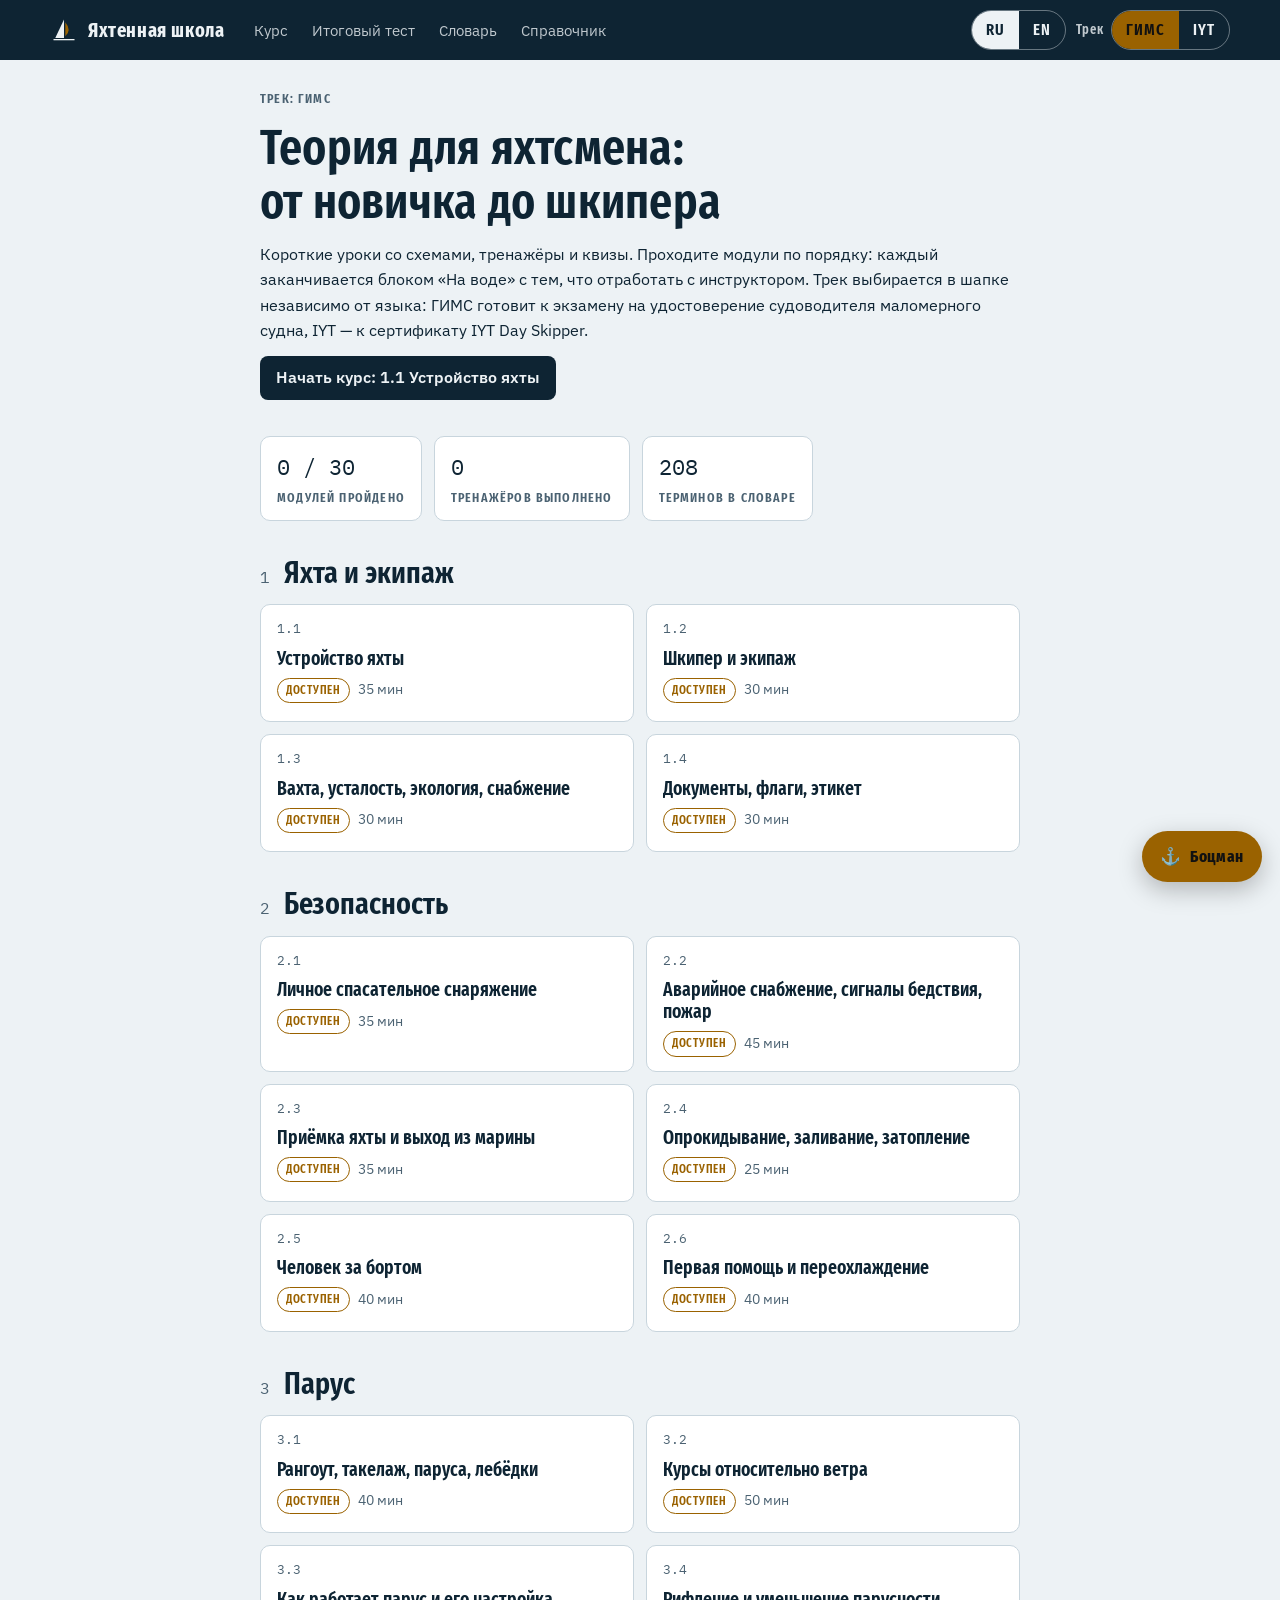
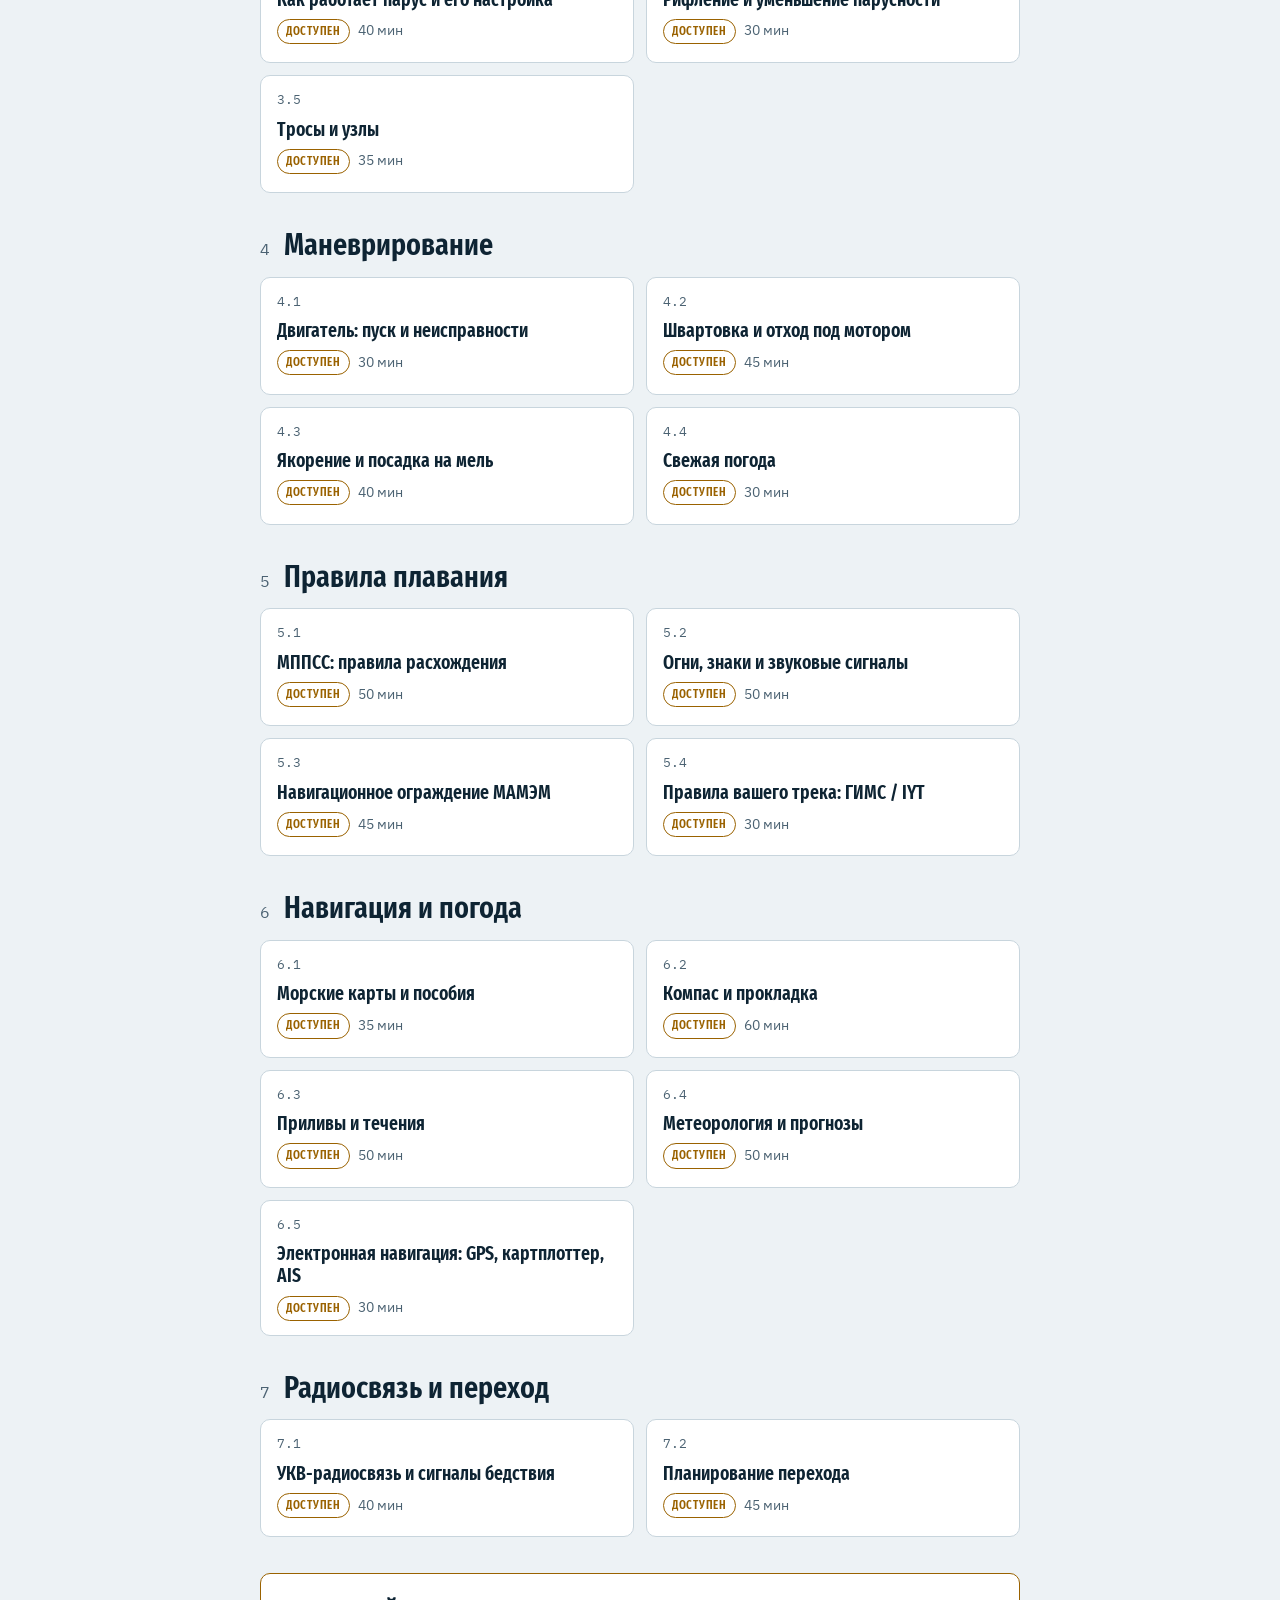
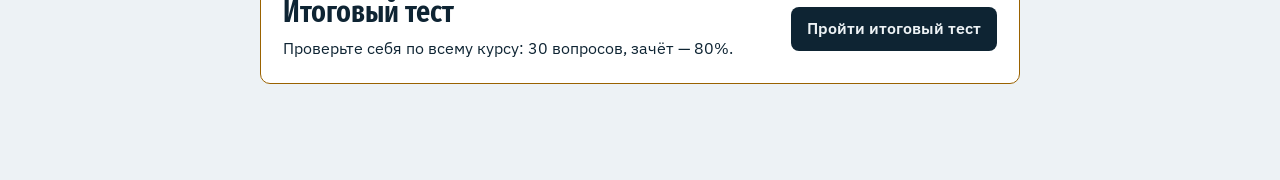
<file: index.html>
<!doctype html>
<html lang="ru">
<head>
<meta charset="utf-8">
<meta name="viewport" content="width=device-width,initial-scale=1,viewport-fit=cover">
<meta name="claude:viewport-fit-sides" content="cover">
<title>Яхтенная школа</title>
<meta name="description" content="Интерактивная теория для яхтсменов: уроки со схемами, тренажёры, квизы, словарь и ИИ-помощник. Два трека — ГИМС и IYT Day Skipper — на русском и английском.">
<link rel="icon" href="favicon.svg">
<link rel="preconnect" href="https://fonts.googleapis.com">
<link rel="preconnect" href="https://fonts.gstatic.com" crossorigin>
<link rel="stylesheet" href="https://fonts.googleapis.com/css2?family=Fira+Sans+Extra+Condensed:wght@500;600;700&family=IBM+Plex+Mono:wght@500&family=IBM+Plex+Sans:ital,wght@0,400;0,500;0,600;1,400&display=swap">
<link rel="stylesheet" href="css/app.css">
</head>
<body>
<header class="topbar wrap">
  <div class="in">
    <a class="brand" href="#home"><svg viewBox="0 0 64 64" aria-hidden="true"><path d="M32 8 L32 50 L12 50 Z" fill="currentColor"/><path d="M35 14 Q50 32 35 46 Z" fill="var(--accent)"/><path d="M8 54 H56" stroke="currentColor" stroke-width="3"/></svg><span id="t-brand"></span></a>
    <nav class="topnav" id="topnav" aria-label="Main"></nav>
    <div class="langbox">
      <div class="seg" role="group" aria-label="Language"><button id="lang-ru" aria-pressed="true">RU</button><button id="lang-en" aria-pressed="false">EN</button></div>
      <div class="trackbox"><span class="seglbl" id="t-track-l">Трек</span><div class="seg trackseg" role="group" aria-label="Track"><button id="track-gims" aria-pressed="true">ГИМС</button><button id="track-iyt" aria-pressed="false">IYT</button></div></div>
    </div>
  </div>
</header>
<main id="main"></main>
<div id="tip" role="tooltip" hidden></div>
<button id="fab" aria-expanded="false" aria-controls="chat"><span aria-hidden="true">⚓</span><span id="t-fab"></span></button>
<div id="chat" role="dialog" aria-labelledby="t-chat-h" hidden>
  <header><div><h3 id="t-chat-h"></h3><span class="hint" id="t-chat-sub"></span></div><button class="x" id="chatx" aria-label="Close">×</button></header>
  <div id="msgs" aria-live="polite"></div>
  <div class="quick" id="quick"></div>
  <form id="chatform"><input id="chatin" autocomplete="off" aria-label="Question"><button class="btn" id="t-send"></button></form>
</div>
<script src="js/draw.js"></script>
<script src="js/core.js"></script>
<script src="js/glossary.js"></script>
<script src="js/course.js"></script>
<script src="js/modules/s1.js"></script>
<script src="js/modules/s2.js"></script>
<script src="js/modules/s3.js"></script>
<script src="js/modules/s4.js"></script>
<script src="js/modules/s5.js"></script>
<script src="js/modules/s6.js"></script>
<script src="js/modules/s7.js"></script>
<script src="js/sims/points.js"></script>
<script src="js/sims/trainer.js"></script>
<script src="js/sims/colregs.js"></script>
<script src="js/sims/lights.js"></script>
<script src="js/sims/buoyage.js"></script>
<script src="js/sims/mob.js"></script>
<script src="js/sims/knots.js"></script>
<script src="js/sims/anchor.js"></script>
<script src="js/sims/compass.js"></script>
<script src="js/sims/tides.js"></script>
<script src="js/sims/weather.js"></script>
<script src="js/sims/vhf.js"></script>
</body>
</html>
</file>
<file: css/app.css>
/* Layout: chart-table — sticky module rail on the left, a reading column, the simulator as a wide instrument panel. */
:root{
  --paper:#EDF2F5; --surface:#FFFFFF; --ink:#0E2433; --muted:#4B6272; --line:#C8D5DD;
  --sea:#D3E4EE; --sea-2:#BFD6E4; --wind:#2B579E; --accent:#9A6200; --accent-soft:#F6E8CC;
  --port:#C42B2B; --stbd:#1C7A3A; --ok:#1C7A3A; --warn:#A35A00; --bad:#B42318; --nogo:rgba(180,35,24,.10);
  --f-display:"Fira Sans Extra Condensed","Arial Narrow",Arial,sans-serif;
  --f-body:"IBM Plex Sans","Segoe UI",Roboto,Arial,sans-serif;
  --f-mono:"IBM Plex Mono",ui-monospace,Menlo,Consolas,monospace;
  --r:10px;
}
@media (prefers-color-scheme: dark){:root:not([data-theme="light"]){
  --paper:#0A1620; --surface:#10212E; --ink:#E2ECF2; --muted:#93A8B6; --line:#23394A;
  --sea:#0E2838; --sea-2:#14344A; --wind:#86AEF2; --accent:#F0B23C; --accent-soft:#3A2C10;
  --port:#FF7272; --stbd:#56CF7D; --ok:#56CF7D; --warn:#F0B23C; --bad:#FF7A6E; --nogo:rgba(255,114,114,.12); color-scheme:dark}}
:root[data-theme="dark"]{
  --paper:#0A1620; --surface:#10212E; --ink:#E2ECF2; --muted:#93A8B6; --line:#23394A;
  --sea:#0E2838; --sea-2:#14344A; --wind:#86AEF2; --accent:#F0B23C; --accent-soft:#3A2C10;
  --port:#FF7272; --stbd:#56CF7D; --ok:#56CF7D; --warn:#F0B23C; --bad:#FF7A6E; --nogo:rgba(255,114,114,.12); color-scheme:dark}
*{box-sizing:border-box}
[hidden]{display:none!important}
body{background:var(--paper);color:var(--ink);font:16px/1.6 var(--f-body);margin:0}
h1,h2,h3{font-family:var(--f-display);font-weight:600;line-height:1.1;text-wrap:balance;margin:0}
h1{font-size:clamp(2rem,5vw,3.1rem);letter-spacing:.005em}
h2{font-size:1.9rem}
h3{font-size:1.35rem}
p{margin:0}
button{font:inherit;color:inherit;cursor:pointer}
:focus-visible{outline:2px solid var(--accent);outline-offset:2px}
.label{font-family:var(--f-display);text-transform:uppercase;letter-spacing:.09em;font-size:.82rem;font-weight:600;color:var(--muted)}
.mono{font-family:var(--f-mono);font-variant-numeric:tabular-nums}
.wrap{padding-left:max(16px,env(safe-area-inset-left,0px));padding-right:max(16px,env(safe-area-inset-right,0px))}

/* header */
.top{background:var(--ink);color:var(--paper);padding-block:22px 26px}
.top .in{max-width:1180px;margin:0 auto;display:grid;gap:14px}
.crumbs{display:flex;flex-wrap:wrap;gap:8px 14px;align-items:center;font-family:var(--f-display);text-transform:uppercase;letter-spacing:.08em;font-size:.85rem;opacity:.8}
.toprow{display:flex;flex-wrap:wrap;gap:16px;align-items:flex-end;justify-content:space-between}
.lead{max-width:62ch;opacity:.86}
.langbox{display:flex;align-items:center;gap:10px;flex-wrap:wrap}
.seg{display:inline-flex;border:1px solid color-mix(in srgb,var(--paper) 40%,transparent);border-radius:999px;overflow:hidden}
.seg button{background:none;border:0;padding:6px 14px;color:var(--paper);font-family:var(--f-display);font-weight:600;letter-spacing:.06em}
.seg button[aria-pressed="true"]{background:var(--paper);color:var(--ink)}
.trackbox{display:flex;align-items:center;gap:8px}
.seglbl{font-family:var(--f-display);font-weight:600;letter-spacing:.05em;font-size:.85rem;opacity:.8}
.trackseg button[aria-pressed="true"]{background:var(--accent);color:#111}

/* shell */
.shell{max-width:1180px;margin:0 auto;display:grid;grid-template-columns:220px minmax(0,1fr);gap:40px;padding-block:32px 96px}
.rail{position:sticky;top:calc(16px + env(safe-area-inset-top,0px));align-self:start;display:grid;gap:4px}
.rail a{display:flex;gap:10px;align-items:center;padding:7px 10px;border-radius:8px;color:var(--ink);text-decoration:none;font-size:.95rem}
.rail a:hover{background:var(--surface)}
.rail .dot{width:10px;height:10px;border-radius:50%;border:2px solid var(--muted);flex:none}
.rail a.done .dot{background:var(--ok);border-color:var(--ok)}
.prog{margin-top:14px;padding:12px;border-top:1px solid var(--line)}
.bar{height:6px;background:var(--line);border-radius:3px;overflow:hidden;margin-top:6px}
.bar i{display:block;height:100%;background:var(--ok);width:0;transition:width .4s}
main{min-width:0;display:grid;gap:56px}
section{display:grid;gap:18px;scroll-margin-top:16px}
.col{max-width:760px;display:grid;gap:16px}
.sechead{display:grid;gap:4px}

/* hook + goals */
.hook{display:grid;grid-template-columns:minmax(0,1fr) minmax(0,1fr);gap:22px;align-items:center;background:var(--surface);border:1px solid var(--line);border-radius:var(--r);padding:20px}
.goals{list-style:none;padding:0;margin:0;display:grid;gap:8px}
.goals li{display:flex;gap:10px}
.goals li::before{content:"";flex:none;width:8px;height:8px;margin-top:.62em;border-radius:2px;background:var(--accent)}

/* theory cards */
.card{background:var(--surface);border:1px solid var(--line);border-radius:var(--r);padding:22px;display:grid;gap:14px}
.card .num{font-family:var(--f-mono);font-size:.8rem;color:var(--muted)}
.fig{background:var(--sea);border-radius:8px;overflow-x:auto}
.fig svg{display:block;width:100%;height:auto;max-height:440px}
.cap{font-size:.92rem;color:var(--muted)}
.body p+p{margin-top:10px}
.note{border-left:3px solid var(--accent);padding:6px 0 6px 14px;background:var(--accent-soft);border-radius:0 6px 6px 0}

/* terms + tooltip */
.term{border-bottom:1.5px dashed var(--accent);cursor:help}
.term:hover,.term:focus{background:var(--accent-soft)}
#tip{position:fixed;z-index:50;max-width:320px;background:var(--ink);color:var(--paper);border-radius:10px;padding:12px 14px;box-shadow:0 10px 30px rgba(0,0,0,.25);font-size:.92rem;line-height:1.45;display:grid;gap:6px}
#tip .en{font-family:var(--f-mono);font-size:.78rem;opacity:.75}
#tip b{font-family:var(--f-display);font-size:1.1rem;letter-spacing:.02em}
#tip button{justify-self:start;background:none;border:1px solid color-mix(in srgb,var(--paper) 45%,transparent);border-radius:999px;padding:3px 12px;color:var(--paper);font-size:.85rem}

/* checks / quiz */
.check{border:1px dashed var(--line);border-radius:var(--r);padding:16px;display:grid;gap:10px}
.opts{display:grid;gap:8px}
.opt{text-align:left;background:var(--surface);border:1px solid var(--line);border-radius:8px;padding:9px 12px}
.opt:hover{border-color:var(--accent)}
.opt.right{border-color:var(--ok);background:color-mix(in srgb,var(--ok) 12%,var(--surface))}
.opt.wrong{border-color:var(--bad);background:color-mix(in srgb,var(--bad) 10%,var(--surface))}
.fb{font-size:.95rem}
.fb.ok{color:var(--ok)} .fb.no{color:var(--bad)}
.linkbtn{background:none;border:0;padding:0;color:var(--accent);text-decoration:underline;text-underline-offset:3px;font-size:.92rem}
.order{list-style:none;padding:0;margin:0;display:grid;gap:6px}
.order li{display:flex;gap:8px;align-items:center;background:var(--surface);border:1px solid var(--line);border-radius:8px;padding:6px 8px}
.order li span{flex:1;min-width:0}
.order li button{background:var(--paper);border:1px solid var(--line);border-radius:6px;width:30px;height:30px}
.btn{background:var(--ink);color:var(--paper);border:0;border-radius:8px;padding:9px 16px;font-weight:600}
.btn.ghost{background:none;color:var(--ink);border:1px solid var(--line)}
.score{font-family:var(--f-display);font-size:1.5rem}

/* simulator */
.sim{display:grid;grid-template-columns:minmax(0,1.15fr) minmax(0,1fr);gap:20px;background:var(--surface);border:1px solid var(--line);border-radius:var(--r);padding:18px}
.simview{align-self:start;background:var(--sea);border-radius:8px;position:relative;touch-action:none;user-select:none}
.simview svg{display:block;width:100%;height:auto;cursor:grab}
.streak{stroke:var(--wind);stroke-width:1.4;opacity:.35;stroke-linecap:round}
@media (prefers-reduced-motion:no-preference){.streaks{animation:flow 2.4s linear infinite}}
@keyframes flow{from{transform:translateY(-50px)}to{transform:translateY(0)}}
.panel{display:grid;gap:14px;align-content:start;min-width:0}
.gauges{display:grid;grid-template-columns:repeat(2,minmax(0,1fr));gap:10px}
.g{border:1px solid var(--line);border-radius:8px;padding:8px 10px;display:grid;gap:2px}
.g .v{font-family:var(--f-mono);font-size:1.25rem;font-variant-numeric:tabular-nums}
.g .big{font-family:var(--f-display);font-size:1.45rem;font-weight:600}
.g.wide{grid-column:1/-1}
.ctrl{display:grid;gap:4px}
.ctrl .row{display:flex;gap:8px;align-items:center}
.ctrl input[type=range]{flex:1;min-width:0;accent-color:var(--accent)}
.ctrl .row button{background:var(--paper);border:1px solid var(--line);border-radius:6px;padding:4px 10px;font-family:var(--f-mono)}
.trim{padding:9px 12px;border-radius:8px;font-weight:500}
.trim.ok{background:color-mix(in srgb,var(--ok) 14%,var(--surface));color:var(--ok)}
.trim.warn{background:color-mix(in srgb,var(--warn) 14%,var(--surface));color:var(--warn)}
.trim.bad{background:color-mix(in srgb,var(--bad) 12%,var(--surface));color:var(--bad)}
.tasks{list-style:none;padding:0;margin:0;display:grid;gap:6px}
.tasks li{display:flex;gap:10px;align-items:flex-start;font-size:.95rem}
.tasks li .box{flex:none;width:18px;height:18px;border:2px solid var(--muted);border-radius:4px;margin-top:3px;display:grid;place-items:center;font-size:12px;color:var(--paper)}
.tasks li.done .box{background:var(--ok);border-color:var(--ok)}
.tasks li.done span{color:var(--muted);text-decoration:line-through}
.tasks li.cur span{font-weight:600}
.hint{font-size:.9rem;color:var(--muted)}

.onwater{display:grid;grid-template-columns:repeat(2,minmax(0,1fr));gap:14px}
.onwater .card h3{font-size:1.15rem}
.onwater ul{margin:0;padding-left:18px;display:grid;gap:6px}

.gloss{display:grid;grid-template-columns:repeat(auto-fill,minmax(230px,1fr));gap:10px}
.gl{background:var(--surface);border:1px solid var(--line);border-radius:8px;padding:12px;display:grid;gap:4px;align-content:start}
.gl b{font-family:var(--f-display);font-size:1.15rem;font-weight:600}
.gl .en{font-family:var(--f-mono);font-size:.78rem;color:var(--muted)}
.gl p{font-size:.92rem}

/* assistant */
#fab{position:fixed;right:calc(18px + env(safe-area-inset-right,0px));bottom:calc(18px + env(safe-area-inset-bottom,0px));z-index:40;background:var(--accent);color:#111;border:0;border-radius:999px;padding:12px 18px;font-family:var(--f-display);font-weight:700;letter-spacing:.04em;font-size:1.05rem;box-shadow:0 8px 24px rgba(0,0,0,.25);display:flex;gap:8px;align-items:center}
#chat{position:fixed;right:calc(18px + env(safe-area-inset-right,0px));bottom:calc(80px + env(safe-area-inset-bottom,0px));z-index:45;width:min(420px,calc(100vw - 32px));height:min(600px,calc(100vh - 120px));background:var(--surface);border:1px solid var(--line);border-radius:14px;box-shadow:0 18px 50px rgba(0,0,0,.3);display:grid;grid-template-rows:auto minmax(0,1fr) auto auto}
#chat header{padding:12px 14px;border-bottom:1px solid var(--line);display:flex;justify-content:space-between;align-items:center;gap:8px}
#chat header h3{font-size:1.25rem}
#chat .x{background:none;border:0;font-size:1.3rem;line-height:1;padding:4px 8px}
#msgs{overflow-y:auto;padding:14px;display:grid;gap:10px;align-content:start}
.m{padding:9px 12px;border-radius:10px;max-width:90%;white-space:pre-wrap;font-size:.95rem;line-height:1.5}
.m.u{background:var(--ink);color:var(--paper);justify-self:end}
.m.a{background:var(--paper);justify-self:start}
.m.sys{font-size:.82rem;color:var(--muted);background:none;padding:0}
.quick{display:flex;flex-wrap:wrap;gap:6px;padding:0 14px 8px}
.quick button{background:var(--paper);border:1px solid var(--line);border-radius:999px;padding:4px 10px;font-size:.85rem}
#chatform{display:flex;gap:8px;padding:10px 14px 14px;border-top:1px solid var(--line)}
#chatform input{flex:1;min-width:0;border:1px solid var(--line);border-radius:8px;padding:9px 10px;background:var(--paper);color:var(--ink);font:inherit}

@media (max-width:960px){
  .shell{grid-template-columns:minmax(0,1fr);gap:24px}
  .rail{position:static;display:flex;flex-wrap:wrap;gap:6px}
  .rail a{background:var(--surface);border:1px solid var(--line);padding:5px 10px;font-size:.88rem}
  .prog{display:none}
  .sim{grid-template-columns:minmax(0,1fr)}
}
@media (max-width:640px){
  .hook,.onwater{grid-template-columns:minmax(0,1fr)}
  .card{padding:16px}
}

/* ---------- platform shell ---------- */
.topbar{background:var(--ink);color:var(--paper);padding-block:10px;position:sticky;top:env(safe-area-inset-top,0px);z-index:30}
body::before{content:"";position:fixed;inset:0 0 auto;height:env(safe-area-inset-top,0px);z-index:31;background:var(--ink)}
.topbar .in{max-width:1180px;margin:0 auto;display:flex;gap:12px 20px;align-items:center;flex-wrap:wrap}
.brand{display:flex;gap:10px;align-items:center;color:var(--paper);text-decoration:none;font-family:var(--f-display);font-weight:700;font-size:1.25rem;letter-spacing:.03em}
.brand svg{width:28px;height:28px;flex:none}
.topnav{display:flex;gap:4px;flex-wrap:wrap;margin-right:auto}
.topnav a{color:var(--paper);opacity:.8;text-decoration:none;padding:6px 10px;border-radius:6px;font-size:.95rem}
.topnav a:hover,.topnav a[aria-current="page"]{opacity:1;background:color-mix(in srgb,var(--paper) 14%,transparent)}
.page{max-width:1180px;margin:0 auto;padding-block:28px 96px;display:grid;gap:36px}
.hero{display:grid;gap:12px;max-width:760px}
.secblock{display:grid;gap:14px}
.sechd{display:flex;gap:14px;align-items:baseline;flex-wrap:wrap}
.sechd .n{font-family:var(--f-mono);color:var(--muted)}
.mods{display:grid;grid-template-columns:repeat(auto-fill,minmax(250px,1fr));gap:12px}
.mod{display:grid;gap:8px;align-content:start;background:var(--surface);border:1px solid var(--line);border-radius:var(--r);padding:14px 16px;color:var(--ink);text-decoration:none;min-height:118px}
a.mod:hover{border-color:var(--accent)}
.mod .id{font-family:var(--f-mono);font-size:.8rem;color:var(--muted)}
.mod b{font-family:var(--f-display);font-size:1.2rem;font-weight:600;line-height:1.15}
.mod .meta{display:flex;gap:8px;align-items:center;flex-wrap:wrap;font-size:.85rem;color:var(--muted);margin-top:auto}
.chip{display:inline-block;font-size:.75rem;font-family:var(--f-display);font-weight:600;letter-spacing:.06em;text-transform:uppercase;padding:2px 8px;border-radius:999px;border:1px solid var(--line);color:var(--muted)}
.chip.ok{border-color:var(--ok);color:var(--ok)}
.chip.go{border-color:var(--accent);color:var(--accent)}
.mod.soon{opacity:.6;border-style:dashed}
.mod .bar{margin-top:0}
.statrow{display:flex;gap:12px;flex-wrap:wrap}
.stat{background:var(--surface);border:1px solid var(--line);border-radius:var(--r);padding:12px 16px;display:grid;gap:2px;min-width:150px}
.stat .v{font-family:var(--f-mono);font-size:1.4rem}
.modnav{display:flex;justify-content:space-between;gap:12px;flex-wrap:wrap;border-top:1px solid var(--line);padding-top:18px}
.modnav a{color:var(--ink);text-decoration:none;display:grid;gap:2px;max-width:48%}
.modnav a span{font-size:.85rem;color:var(--muted)}
.modnav a b{font-family:var(--f-display);font-size:1.15rem;font-weight:600}
.glsearch{display:flex;gap:8px;flex-wrap:wrap;align-items:center}
.glsearch input{flex:1;min-width:200px;border:1px solid var(--line);border-radius:8px;padding:9px 12px;background:var(--surface);color:var(--ink);font:inherit}
.glsearch button{background:var(--surface);border:1px solid var(--line);border-radius:999px;padding:5px 12px;font-size:.88rem}
.glsearch button[aria-pressed="true"]{background:var(--ink);color:var(--paper);border-color:var(--ink)}
.gl .sec{font-size:.75rem;color:var(--muted);font-family:var(--f-display);letter-spacing:.06em;text-transform:uppercase}
.res{display:grid;grid-template-columns:repeat(auto-fill,minmax(280px,1fr));gap:12px}
.res .card{gap:8px;padding:16px}
.res ul{margin:0;padding-left:18px;display:grid;gap:6px;font-size:.95rem}
.res a{color:var(--accent)}
.simblock{display:grid;gap:14px}
.mhead{background:var(--ink);color:var(--paper);border-radius:var(--r);padding:22px;display:grid;gap:10px}
.mhead .crumbs{opacity:.8}
.mhead .lead{opacity:.86}
.tbl{width:100%;border-collapse:collapse;font-size:.95rem}
.tbl th,.tbl td{border-bottom:1px solid var(--line);padding:7px 8px;text-align:left;vertical-align:top}
.tbl th{font-family:var(--f-display);font-weight:600;letter-spacing:.04em}
.tblwrap{overflow-x:auto}
.kbd{font-family:var(--f-mono);font-size:.85em;border:1px solid var(--line);border-radius:4px;padding:0 4px}
@media (max-width:640px){.topnav{order:3;width:100%}}

/* scenario trainers and MOB drill */
.trainer.nofig{grid-template-columns:minmax(0,1fr)}
.simview.night{background:#08121D}
.tq{display:grid;gap:10px}
.mobacts{grid-template-columns:repeat(2,minmax(0,1fr))}
.mobacts .opt{font-size:.92rem}
.mobacts .opt:disabled{opacity:.5;cursor:not-allowed}
.moblog{margin:6px 0 0;padding-left:20px;display:grid;gap:3px;font-size:.92rem}
.moblog li.bad{color:var(--bad);text-decoration:line-through}
@media (max-width:640px){.mobacts{grid-template-columns:minmax(0,1fr)}}
.panel .seg{border-color:var(--line);width:max-content}
.panel .seg button{color:var(--ink);letter-spacing:.02em}
.panel .seg button[aria-pressed="true"]{background:var(--ink);color:var(--paper)}
/* final test */
.finalcard{display:flex;gap:16px;align-items:center;justify-content:space-between;flex-wrap:wrap;border-color:var(--accent)}
.finalcard p{margin:6px 0 0;max-width:560px}
.finbar{display:flex;gap:14px;align-items:center;justify-content:space-between;flex-wrap:wrap;position:sticky;bottom:12px;background:var(--surface);border:1px solid var(--line);border-radius:var(--r);padding:10px 14px}
.opt[aria-pressed="true"]{border-color:var(--accent);background:color-mix(in srgb,var(--accent) 12%,var(--surface))}
.certificate{display:grid;gap:10px}
.certificate.ok{border-color:var(--ok)}
</file>
